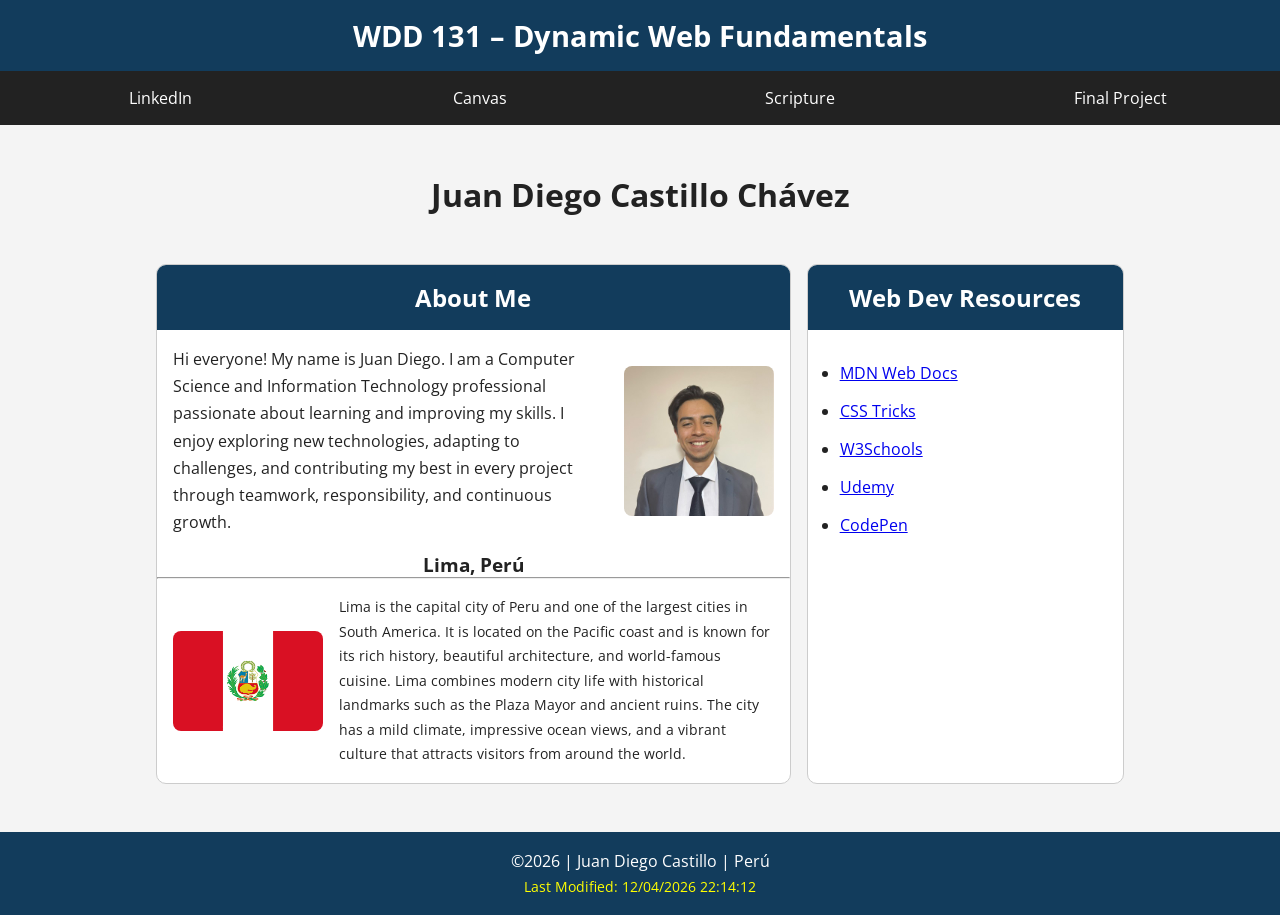
<file: index.html>
<!DOCTYPE html>
<html lang="en">
<head>
    <meta charset="UTF-8">
    <meta name="viewport" content="width=device-width, initial-scale=1.0">
    <meta name="description" content="WDD 131 – Dynamic Web Fundamentals | Juan Diego Castillo | HTML, CSS, JavaScript, Web Development">
    <meta name="author" content="Juan Diego Castillo">
    <title>WDD 131 – Dynamic Web Fundamentals – Juan Diego Castillo</title>

    <link rel="preconnect" href="https://fonts.googleapis.com">
    <link rel="preconnect" href="https://fonts.gstatic.com" crossorigin>
    
    <link href="https://fonts.googleapis.com/css2?family=Open+Sans:wght@300;400;700&display=swap" rel="stylesheet">
    
    <link rel="stylesheet" href="styles/base.css">
    <script src="scripts/getdates.js" defer></script>
</head>
<body>

    <header>
        <span id="course-title">WDD 131 – Dynamic Web Fundamentals</span>

        <nav>
            <a href="https://www.linkedin.com/in/juan-diego-castillo-ch%C3%A1vez-523257267/" target="_blank">LinkedIn</a>
            <a href="https://byupw.instructure.com/" target="_blank">Canvas</a>
            <a href="https://www.churchofjesuschrist.org/study/scriptures" target="_blank">Scripture</a>
            <a href="#">Final Project</a>
        </nav>
    </header>

    <main>
        <h1>Juan Diego Castillo Chávez</h1>

        <section class="card">
            <h2>About Me</h2>

            <div class="about-content">
            
                <p>
                    Hi everyone! My name is Juan Diego. I am a Computer Science and Information Technology professional passionate about learning and improving my skills. I enjoy exploring new technologies, adapting to challenges, and contributing my best in every project through teamwork, responsibility, and continuous growth.
                </p>
                <img src="images/my-photo.jfif" alt="Profile photo">
            </div>

            <h3>Lima, Perú</h3>
            <hr>
            <div class="country-content">
                <img src="images/peru-bandera.png" alt="Peru flag">

                <p class="lima-text">
                    Lima is the capital city of Peru and one of the largest cities in South America. It is located on the Pacific coast and is known for its rich history, beautiful architecture, and world-famous cuisine. Lima combines modern city life with historical landmarks such as the Plaza Mayor and ancient ruins. The city has a mild climate, impressive ocean views, and a vibrant culture that attracts visitors from around the world.
                </p>
            </div>
        </section>

        <section class="card">
            <h2>Web Dev Resources</h2>

            <ul>
                <li><a href="https://developer.mozilla.org/" target="_blank">MDN Web Docs</a></li>
                <li><a href="https://css-tricks.com/" target="_blank">CSS Tricks</a></li>
                <li><a href="https://www.w3schools.com/" target="_blank">W3Schools</a></li>
                <li><a href="https://www.udemy.com/" target="_blank">Udemy</a></li>
                <li><a href="https://codepen.io/" target="_blank">CodePen</a></li>
            </ul>
        </section>
    </main>

    <footer>
        <p>
            &copy;<span id="currentyear"></span> | Juan Diego Castillo | Perú
        </p>

        <p id="lastModified"></p>
    </footer>

</body>
</html>
</file>
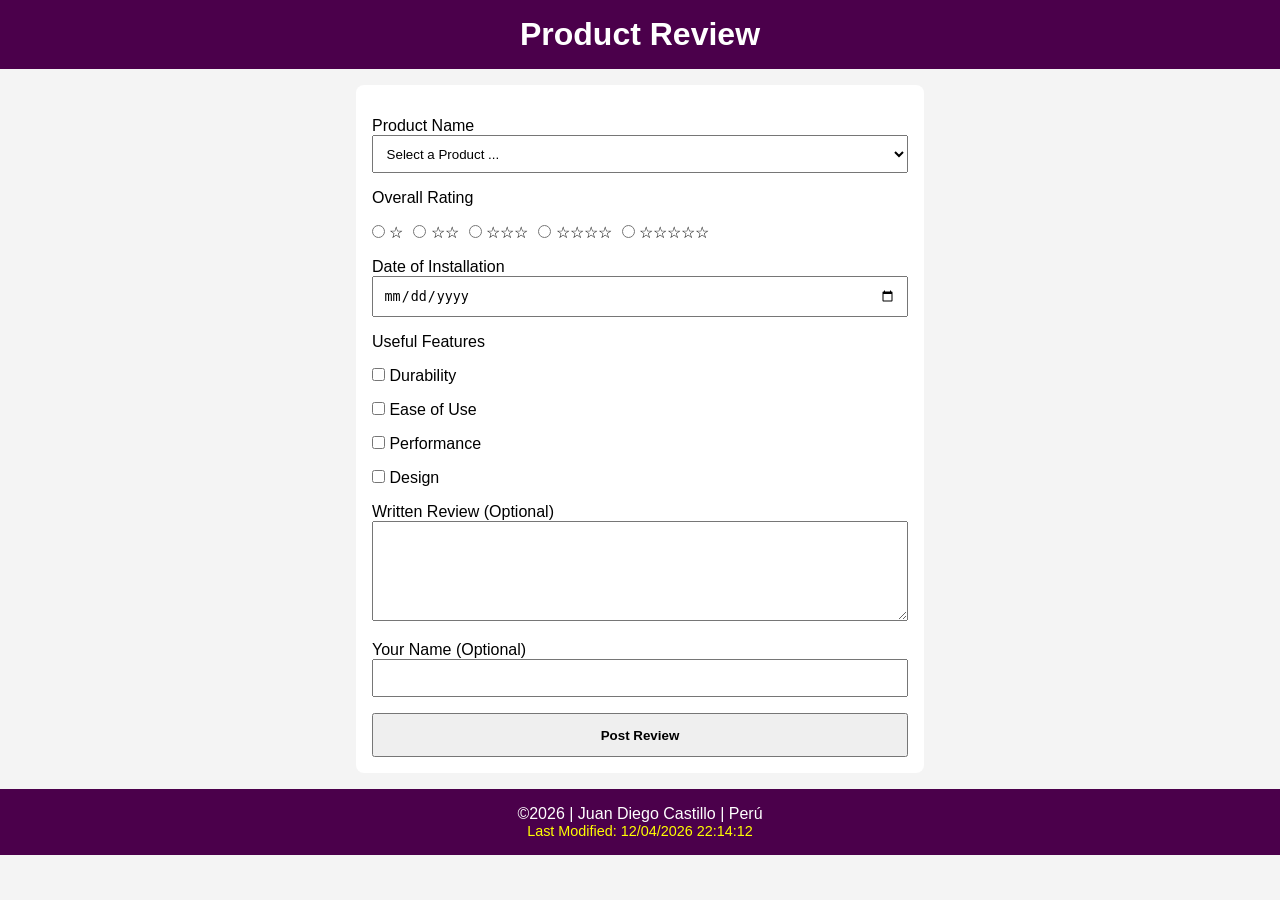
<file: form.html>
<!DOCTYPE html>
<html lang="en">
<head>
    <meta charset="UTF-8">
    <meta name="viewport" content="width=device-width, initial-scale=1.0">
    <meta name="author" content="Juan Diego Castillo">
    <meta name="description" content="Submit a product review by selecting a product, rating it, choosing useful features, and sharing your experience.">    <title>Product Review Form</title>
    <link rel="stylesheet" href="styles/form.css">
    <script src="scripts/form.js" defer></script>
</head>
<body>

<header>
    <h1>Product Review</h1>
</header>

    <main>
        <form method="get" action="review.html">

            <label for="product">Product Name</label>
            <select id="product" name="product" required>
                <option value="" disabled selected>Select a Product ...</option>
            </select>

            <label>Overall Rating</label>
            <div class="rating">
                <label><input type="radio" name="rating" value="1" required> ☆</label>
                <label><input type="radio" name="rating" value="2" required> ☆☆</label>
                <label><input type="radio" name="rating" value="3" required> ☆☆☆</label>
                <label><input type="radio" name="rating" value="4" required> ☆☆☆☆</label>
                <label><input type="radio" name="rating" value="5" required> ☆☆☆☆☆</label>
            </div>

            <label for="installDate">Date of Installation</label>
            <input type="date" id="installDate" name="installDate" required>

            <label>Useful Features</label>

            <label>
                <input type="checkbox" id="durability" name="features" value="Durability">
                Durability
            </label>

            <label>
                <input type="checkbox" id="ease" name="features" value="Ease of Use">
                Ease of Use
            </label>

            <label>
                <input type="checkbox" id="performance" name="features" value="Performance">
                Performance
            </label>

            <label>
                <input type="checkbox" id="design" name="features" value="Design">
                Design
            </label>

            <label for="review">Written Review (Optional)</label>
            <textarea id="review" name="review"></textarea>

            <label for="username">Your Name (Optional)</label>
            <input type="text" id="username" name="username">

            <input type="submit" value="Post Review">

        </form>
    </main>

    <footer>
        <p>
            &copy;<span id="currentyear"></span> | Juan Diego Castillo | Perú
        </p>

        <p id="lastModified"></p>
    </footer>

</body>
</html>
</file>
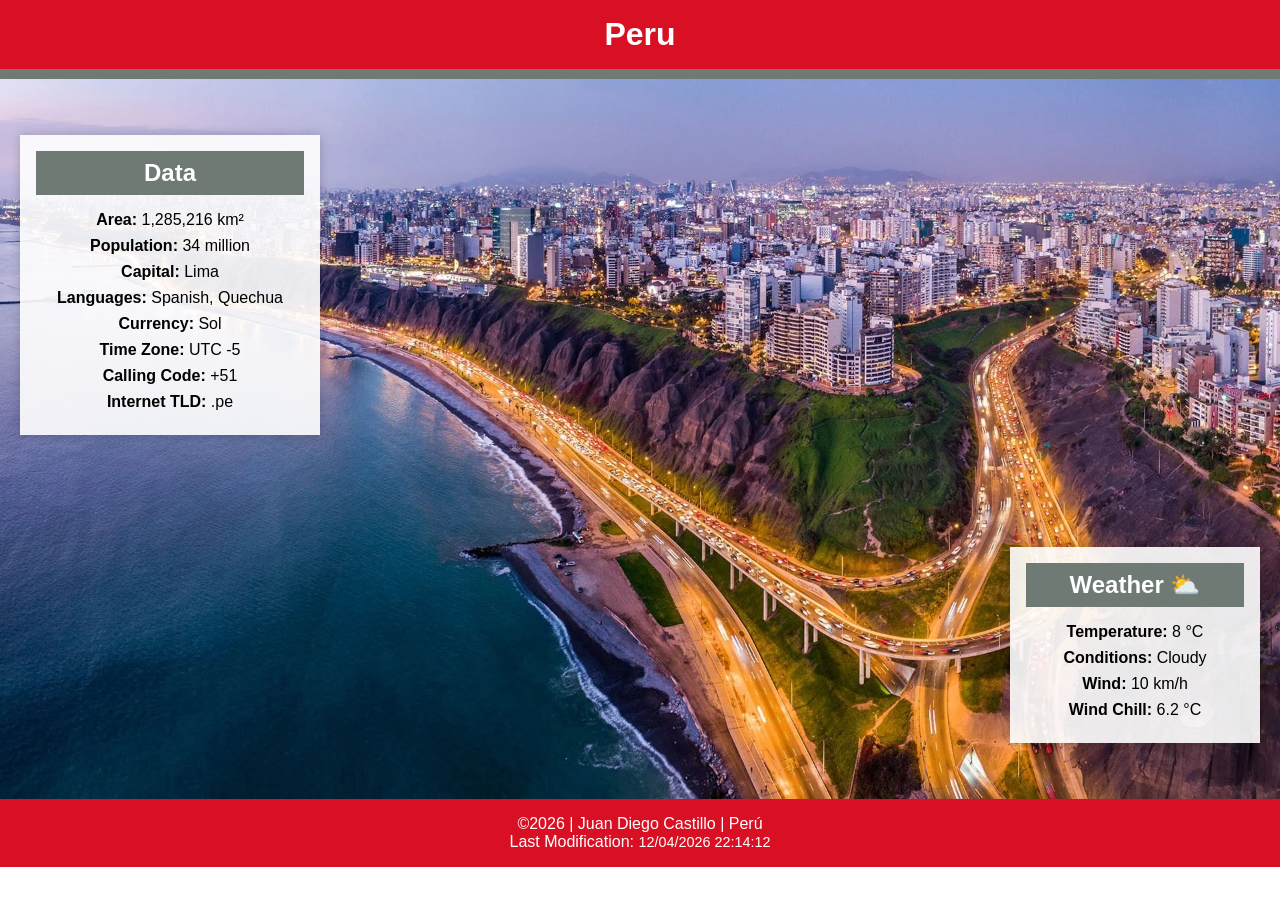
<file: place.html>
<!DOCTYPE html>
<html lang="en">
<head>
    <meta charset="UTF-8">
    <meta name="viewport" content="width=device-width, initial-scale=1.0">
    <meta name="description" content="Discover Peru, its culture, landscapes, weather, and important country information.">
    <meta name="author" content="Juan Diego Castillo">
    <title>Peru</title>

    <link rel="stylesheet" href="styles/place.css">
    <link rel="stylesheet" href="styles/place-large.css">

    <script src="scripts/place.js" defer></script>
</head>
<body>

    <header>
        <h1>Peru</h1>
    </header>

    <main>

        <picture>
            <source srcset="images/lima-fondo.webp" media="(min-width: 768px)">
            <img src="images/macchu-picchu.webp" alt="Peru landscape" class="hero">
        </picture>

        <section class="card data">
            <h2>Data</h2>

            <p><strong>Area:</strong> 1,285,216 km²</p>
            <p><strong>Population:</strong> 34 million</p>
            <p><strong>Capital:</strong> Lima</p>
            <p><strong>Languages:</strong> Spanish, Quechua</p>
            <p><strong>Currency:</strong> Sol</p>
            <p><strong>Time Zone:</strong> UTC -5</p>
            <p><strong>Calling Code:</strong> +51</p>
            <p><strong>Internet TLD:</strong> .pe</p>
        </section>

        <section class="card weather">
            <h2>Weather</h2>

            <img src="images/weather.svg" alt="Weather icon" class="weather-icon">

            <p><strong>Temperature:</strong> <span id="temp">8</span> °C</p>
            <p><strong>Conditions:</strong> Cloudy</p>
            <p><strong>Wind:</strong> <span id="wind">10</span> km/h</p>
            <p><strong>Wind Chill:</strong> <span id="windchill"></span></p>
        </section>

    </main>

    <footer>
        <p>&copy;<span id="year"></span> | Juan Diego Castillo | Perú</p>
        <p>Last Modification: <span id="lastModified"></span></p>
    </footer>

</body>
</html>
</file>
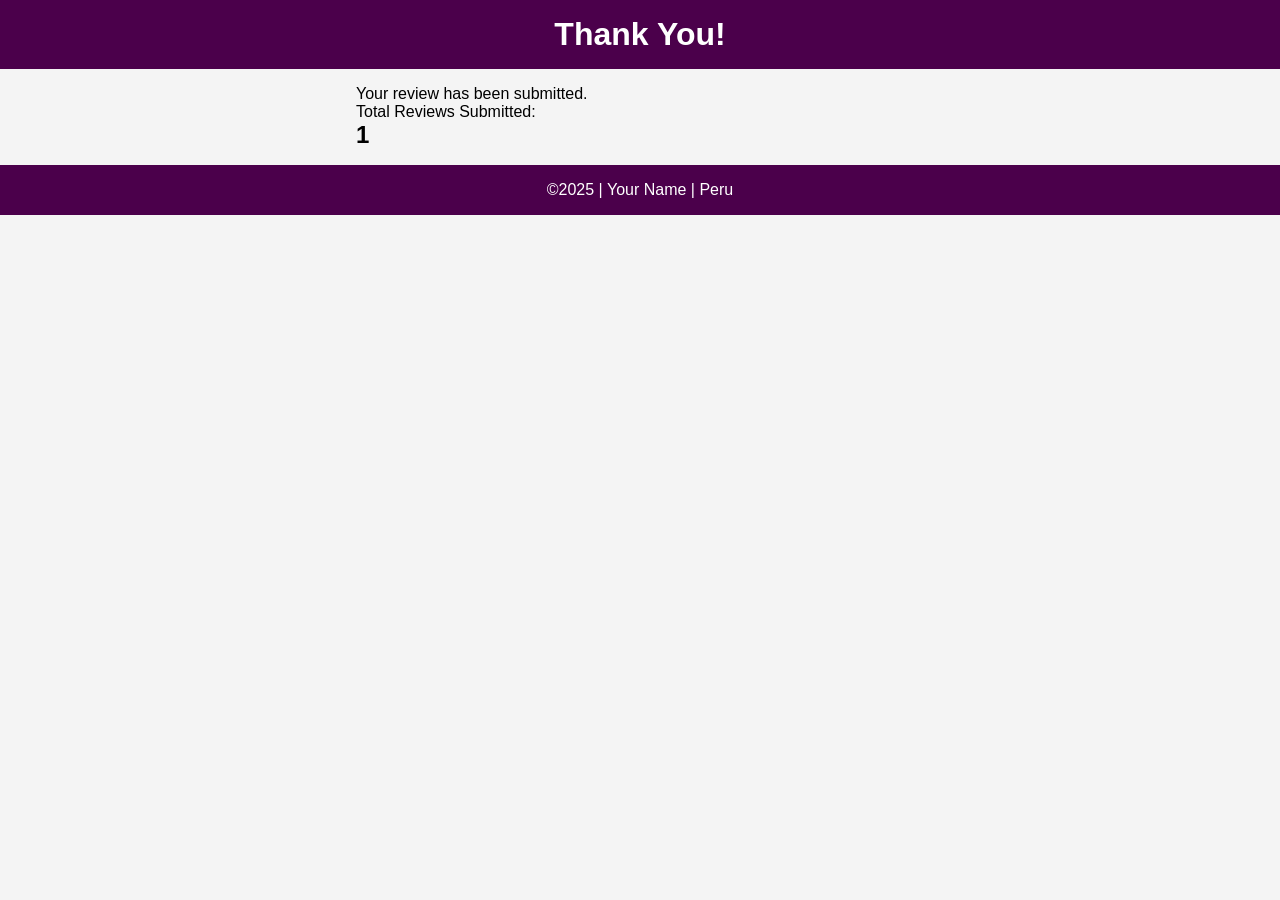
<file: review.html>
<!DOCTYPE html>
<html lang="en">
<head>
    <meta charset="UTF-8">
    <meta name="viewport" content="width=device-width, initial-scale=1.0">
    <meta name="author" content="Juan Diego Castillo">
    <meta name="description" content="Thank you for submitting your product review. View the total number of reviews submitted.">
    <title>Review Submitted</title>
<link rel="stylesheet" href="styles/form.css">
<script>
document.addEventListener("DOMContentLoaded", () => {

    let count = Number(localStorage.getItem("reviewCount")) || 0;

    count++;

    localStorage.setItem("reviewCount", count);

    document.getElementById("counter").textContent = count;
});
</script>
</head>
<body>

    <header>
        <h1>Thank You!</h1>
    </header>

    <main>
        <p>Your review has been submitted.</p>

        <p>Total Reviews Submitted:</p>

        <h2 id="counter">0</h2>
    </main>

    <footer>
        <p>&copy;2025 | Your Name | Peru</p>
    </footer>

</body>
</html>
</file>
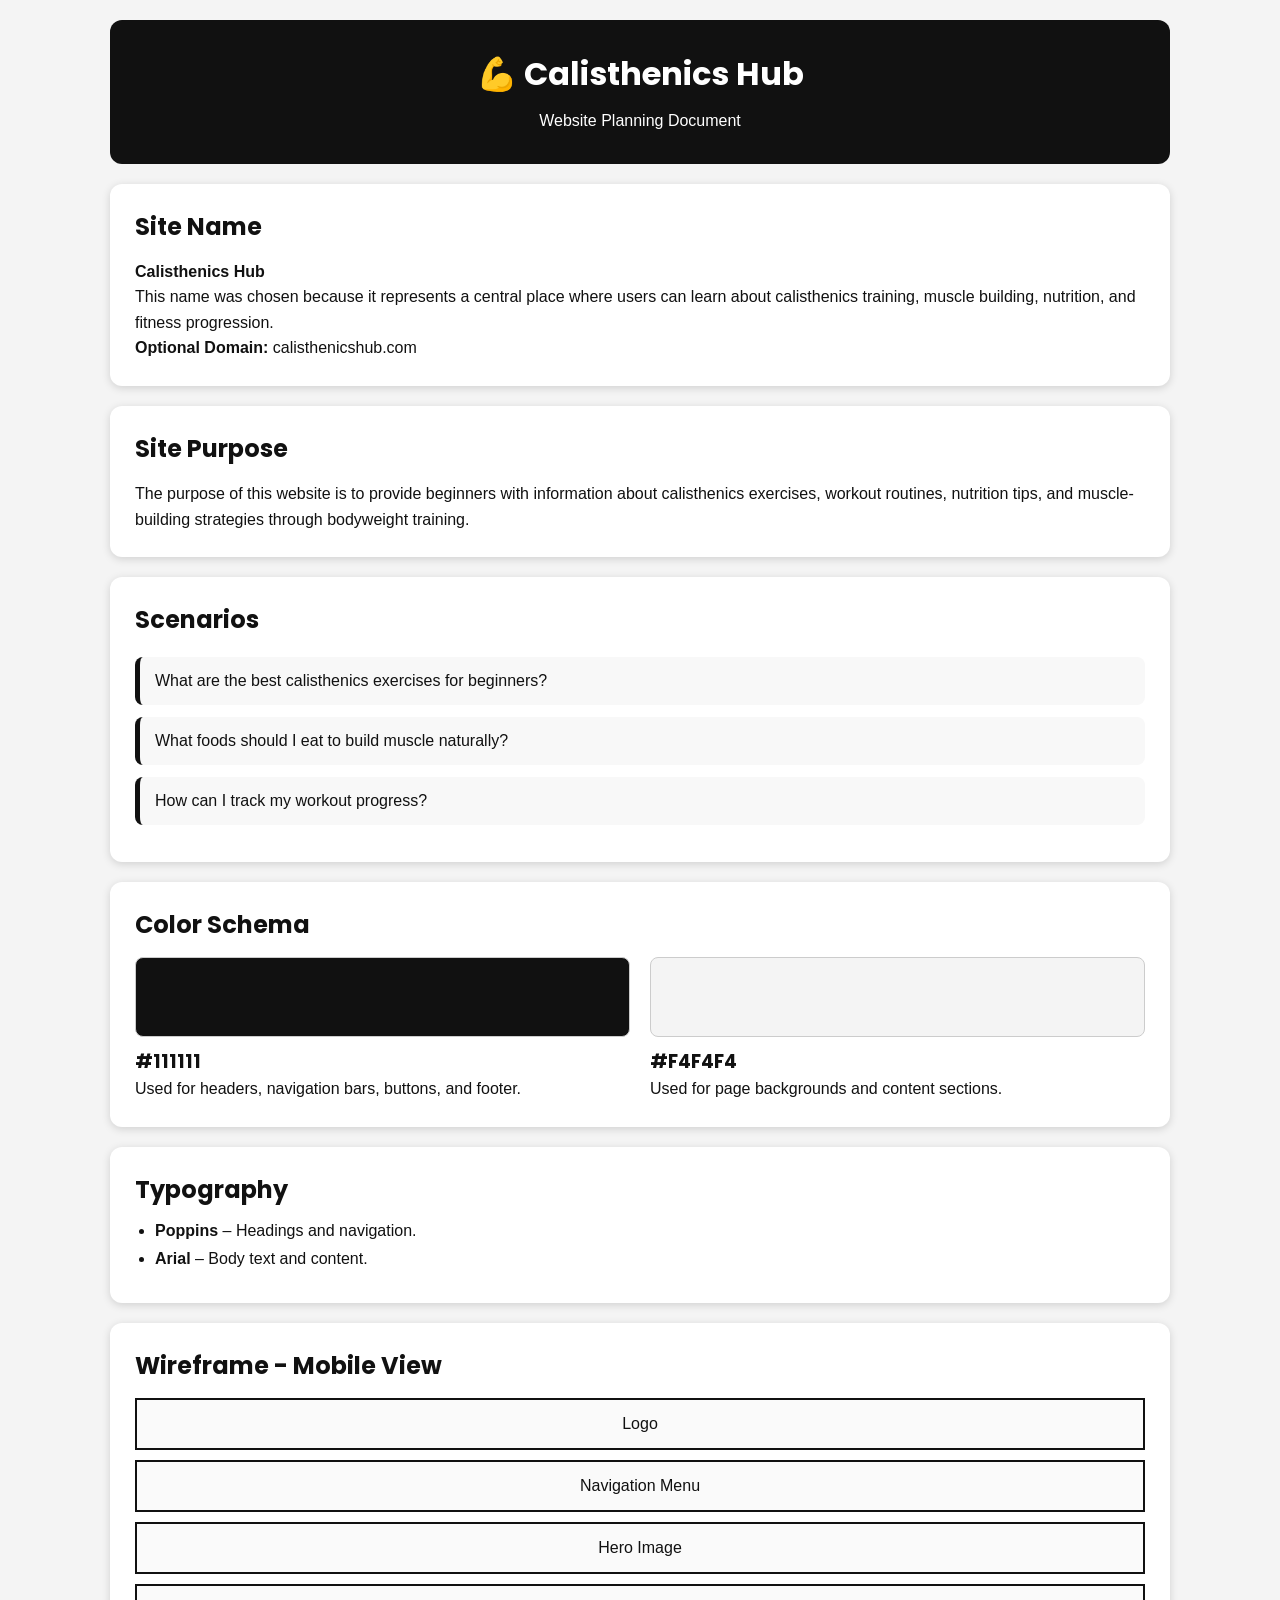
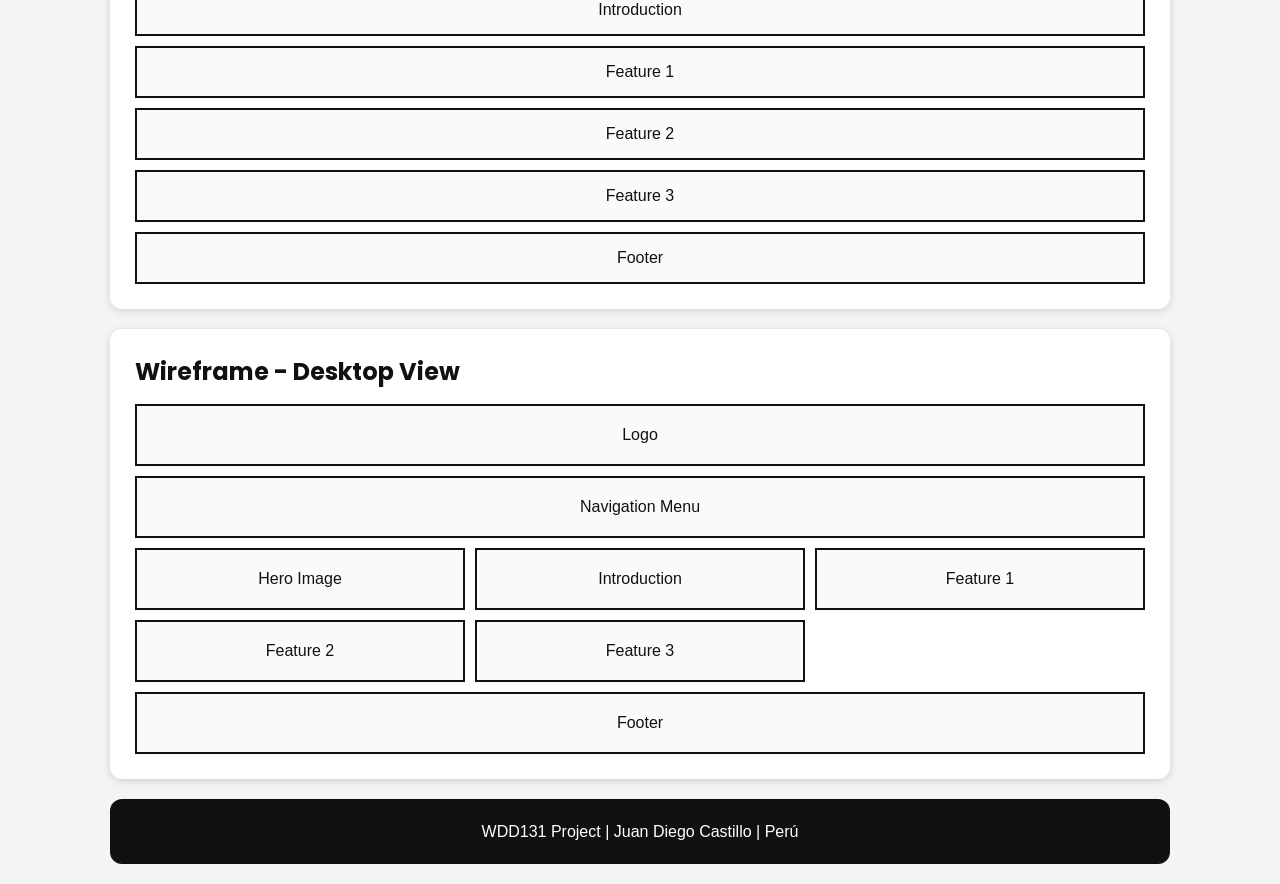
<file: project/siteplan.html>
<!DOCTYPE html>
<html lang="en">
<head>
    <meta charset="UTF-8">
    <meta name="viewport" content="width=device-width, initial-scale=1.0">
    <meta name="description" content="Beginner calisthenics workouts, nutrition tips, and muscle-building guides.">
    <meta name="author" content="Juan Diego Castillo Chavez">

    <title>Calisthenics Hub Site Plan</title>

    <link rel="stylesheet" href="styles/siteplan.css">

    <link rel="preconnect" href="https://fonts.googleapis.com">
    <link rel="preconnect" href="https://fonts.gstatic.com" crossorigin>
    <link href="https://fonts.googleapis.com/css2?family=Poppins:wght@400;600;700&display=swap" rel="stylesheet"></head>
<body>

<header>
    <h1>💪 Calisthenics Hub</h1>
    <p>Website Planning Document</p>
</header>

<main>

    <section>
        <h2>Site Name</h2>

        <p><strong>Calisthenics Hub</strong></p>

        <p>
            This name was chosen because it represents a central place where users
            can learn about calisthenics training, muscle building, nutrition,
            and fitness progression.
        </p>

        <p>
            <strong>Optional Domain:</strong> calisthenicshub.com
        </p>
    </section>

    <section>
        <h2>Site Purpose</h2>

        <p>
            The purpose of this website is to provide beginners with information
            about calisthenics exercises, workout routines, nutrition tips,
            and muscle-building strategies through bodyweight training.
        </p>
    </section>

    <section class="scenarios">
        <h2>Scenarios</h2>

        <div class="scenario-card">
            What are the best calisthenics exercises for beginners?
        </div>

        <div class="scenario-card">
            What foods should I eat to build muscle naturally?
        </div>

        <div class="scenario-card">
            How can I track my workout progress?
        </div>
    </section>

    <section>
        <h2>Color Schema</h2>

        <div class="color-container">

            <div class="color-card">
                <div class="color dark"></div>

                <h3>#111111</h3>

                <p>
                    Used for headers, navigation bars, buttons, and footer.
                </p>
            </div>

            <div class="color-card">
                <div class="color light"></div>

                <h3>#F4F4F4</h3>

                <p>
                    Used for page backgrounds and content sections.
                </p>
            </div>

        </div>
    </section>

    <section>
        <h2>Typography</h2>

        <ul>
            <li><strong>Poppins</strong> – Headings and navigation.</li>
            <li><strong>Arial</strong> – Body text and content.</li>
        </ul>
    </section>

    <section>
        <h2>Wireframe - Mobile View</h2>

        <div class="wireframe mobile">
            <div>Logo</div>
            <div>Navigation Menu</div>
            <div>Hero Image</div>
            <div>Introduction</div>
            <div>Feature 1</div>
            <div>Feature 2</div>
            <div>Feature 3</div>
            <div>Footer</div>
        </div>
    </section>

    <section>
        <h2>Wireframe - Desktop View</h2>

        <div class="wireframe desktop">

            <div class="full">Logo</div>

            <div class="full">Navigation Menu</div>

            <div>Hero Image</div>
            <div>Introduction</div>

            <div>Feature 1</div>
            <div>Feature 2</div>
            <div>Feature 3</div>

            <div class="full">Footer</div>

        </div>
    </section>

</main>

<footer>
    <p>WDD131 Project | Juan Diego Castillo | Perú</p>
</footer>

</body>
</html>
</file>
<file: styles/base.css>
*{
    box-sizing: border-box;
    margin: 0;
    padding: 0;
}

body {
    font-family: 'Open Sans', Tahoma, sans-serif;
    margin: 0;
    padding: 0;
    background-color: #f4f4f4;
    color: #222;
}

/* Header */
header {
    background-color: #123c5c;
    color: white;
    text-align: center;
}

#course-title {
    display: block;
    font-size: 1.8rem;
    font-weight: bold;
    padding: 1rem;
}

/* Navigation */
nav {
    display: flex;
    justify-content: center;
    background-color: #222;
}

nav a {
    color: white;
    text-decoration: none;
    padding: 1rem;
    flex: 1;
    text-align: center;
    transition: background-color 0.3s ease;
}

nav a:hover {
    background-color: #3d6c91;
}

/* Main */
main {
    max-width: 1000px;
    margin: 2rem auto;
    padding: 1rem;
}

main h1 {
    text-align: center;
    margin-bottom: 2rem;
}

/* Grid Cards */
main {
    display: grid;
    grid-template-columns: 2fr 1fr;
    gap: 1rem;
}

h1 {
    grid-column: 1 / 3;
}

/* Cards */
.card {
    background-color: white;
    border-radius: 10px;
    overflow: hidden;
    border: 1px solid #ccc;
}

.card h2 {
    background-color: #123c5c;
    color: white;
    margin: 0;
    padding: 1rem;
    text-align: center;
}

/* About section */
.about-content,
.country-content {
    display: flex;
    gap: 1rem;
    padding: 1rem;
    align-items: center;
}

.about-content img,
.country-content img {
    width: 150px;
    height: auto;
    border-radius: 8px;
}

.card h3 {
    text-align: center;
}

/* Resource links */
.card ul {
    padding: 2rem;
}

.card li {
    margin-bottom: 1rem;
}

p {
    line-height: 1.7;
}
.lima-text{
    font-size: 0.9em;
}

/* Footer */
footer {
    background-color: #123c5c;
    color: white;
    text-align: center;
    padding: 1rem;
}

#lastModified {
    color: yellow;
    font-size: 0.9rem;
}

/* Responsive */
@media (max-width: 768px) {
    main {
        grid-template-columns: 1fr;
    }

    h1 {
        grid-column: auto;
    }

    .about-content,
    .country-content {
        flex-direction: column;
        text-align: center;
    }

    nav {
        flex-direction: column;
    }
}
</file>
<file: styles/form.css>
*{
    margin: 0;
    padding: 0;
    box-sizing: border-box;
}

body{
    font-family: Arial, sans-serif;
    background:#f4f4f4;
    margin:0;
}

header, footer{
    background:#4b004b;
    color:white;
    text-align:center;
    padding:1rem;
}

main{
    max-width:600px;
    margin:auto;
    padding:1rem;
}

form{
    background:white;
    padding:1rem;
    border-radius:8px;
}

label{
    display:block;
    margin-top:1rem;
}

input[type="text"],
input[type="date"],
select,
textarea{
    width:100%;
    padding:.6rem;
    box-sizing:border-box;
}

textarea{
    min-height:100px;
}

.rating{
    display:flex;
    gap:10px;
    flex-wrap:wrap;
}

input[type="submit"]{
    width:100%;
    margin-top:1rem;
    padding:.8rem;
    font-weight:bold;
    cursor:pointer;
}

footer{
    text-align:center;
    padding:1rem;
}

#lastModified {
    color: yellow;
    font-size: 0.9rem;
}
</file>
<file: styles/place.css>
:root {
    --primary-color: #d91023;
    --secondary-color: #ffffff;
    --accent-color: #6f7a74;
    --text-color: #000;
}

* {
    margin: 0;
    padding: 0;
    box-sizing: border-box;
}

body {
    font-family: Arial, Helvetica, sans-serif;
    color: var(--text-color);
}

header {
    background-color: var(--primary-color);
    color: var(--secondary-color);
    text-align: center;
    padding: 1rem;
    border-bottom: 10px solid var(--accent-color);
}

main {
    position: relative;
}


.hero {
    width: 100%;
    height: auto;
    display: block;
    object-fit: cover;
}

.card {
    background-color: rgba(255,255,255,0.9);
    padding: 1rem;
    margin: 1rem auto;
    box-shadow: 0 0 10px rgba(0,0,0,0.2);
    text-align: center;
}

.card p {
    margin: .5rem 0;
}

.card h2 {
    background-color: var(--accent-color);
    color: white;
    padding: .5rem;
    margin-bottom: 1rem;
}

.weather-icon {
    width: 80px;
    display: block;
    margin: 0 auto 1rem;
}

footer {
    background-color: var(--primary-color);
    color: white;
    text-align: center;
    padding: 1rem;
}

#lastModified {
    color: white;
    font-size: 0.9rem;
}
</file>
<file: styles/place-large.css>
@media screen and (min-width: 768px) {

    .data {
        position: absolute;
        top: 40px;
        left: 20px;
        width: 300px;
    }

    .weather {
        position: absolute;
        bottom: 40px;
        right: 20px;
        width: 250px;
    }

    .weather-icon {
        display: none;
    }

    .weather h2::after {
        content: " ⛅";
    }
}
</file>
<file: project/styles/siteplan.css>
*{
    margin:0;
    padding:0;
    box-sizing:border-box;
}

body{
    font-family:Arial, sans-serif;
    background:#F4F4F4;
    color:#111111;
    max-width:1100px;
    margin:auto;
    padding:20px;
}

h1,h2,h3{
    font-family:'Poppins', sans-serif;
}

header{
    background:#111111;
    color:white;
    text-align:center;
    padding:30px;
    border-radius:12px;
}

header p{
    margin-top:10px;
}

section{
    background:white;
    margin-top:20px;
    padding:25px;
    border-radius:12px;
    box-shadow:0 2px 8px rgba(0,0,0,.15);
}

h2{
    margin-bottom:15px;
}

p{
    line-height:1.6;
}

ul{
    padding-left:20px;
}

li{
    margin-bottom:10px;
}


.scenarios h2{
    margin-bottom:20px;
}

.scenario-card{
    background:#f8f8f8;
    border-left:5px solid #111111;
    padding:15px;
    margin-bottom:12px;
    border-radius:8px;
    transition:.3s;
}

.scenario-card:hover{
    transform:translateX(5px);
}


.color-container{
    display:flex;
    gap:20px;
    flex-wrap:wrap;
}

.color-card{
    flex:1;
    min-width:250px;
}

.color{
    width:100%;
    height:80px;
    border-radius:8px;
    border:1px solid #ccc;
    margin-bottom:10px;
}

.dark{
    background:#111111;
}

.light{
    background:#F4F4F4;
}


.wireframe{
    margin-top:15px;
}

.mobile{
    display:grid;
    gap:10px;
}

.mobile div{
    border:2px solid #111111;
    padding:15px;
    text-align:center;
    background:#fafafa;
}

.desktop{
    display:grid;
    grid-template-columns:1fr 1fr 1fr;
    gap:10px;
}

.desktop div{
    border:2px solid #111111;
    padding:20px;
    text-align:center;
    background:#fafafa;
}

.full{
    grid-column:1/4;
}


footer{
    background:#111111;
    color:white;
    text-align:center;
    padding:20px;
    margin-top:20px;
    border-radius:12px;
}

@media (max-width:768px){

    body{
        padding:10px;
    }

    .color-container{
        flex-direction:column;
    }

    .desktop{
        grid-template-columns:1fr;
    }

    .full{
        grid-column:auto;
    }
}
</file>
